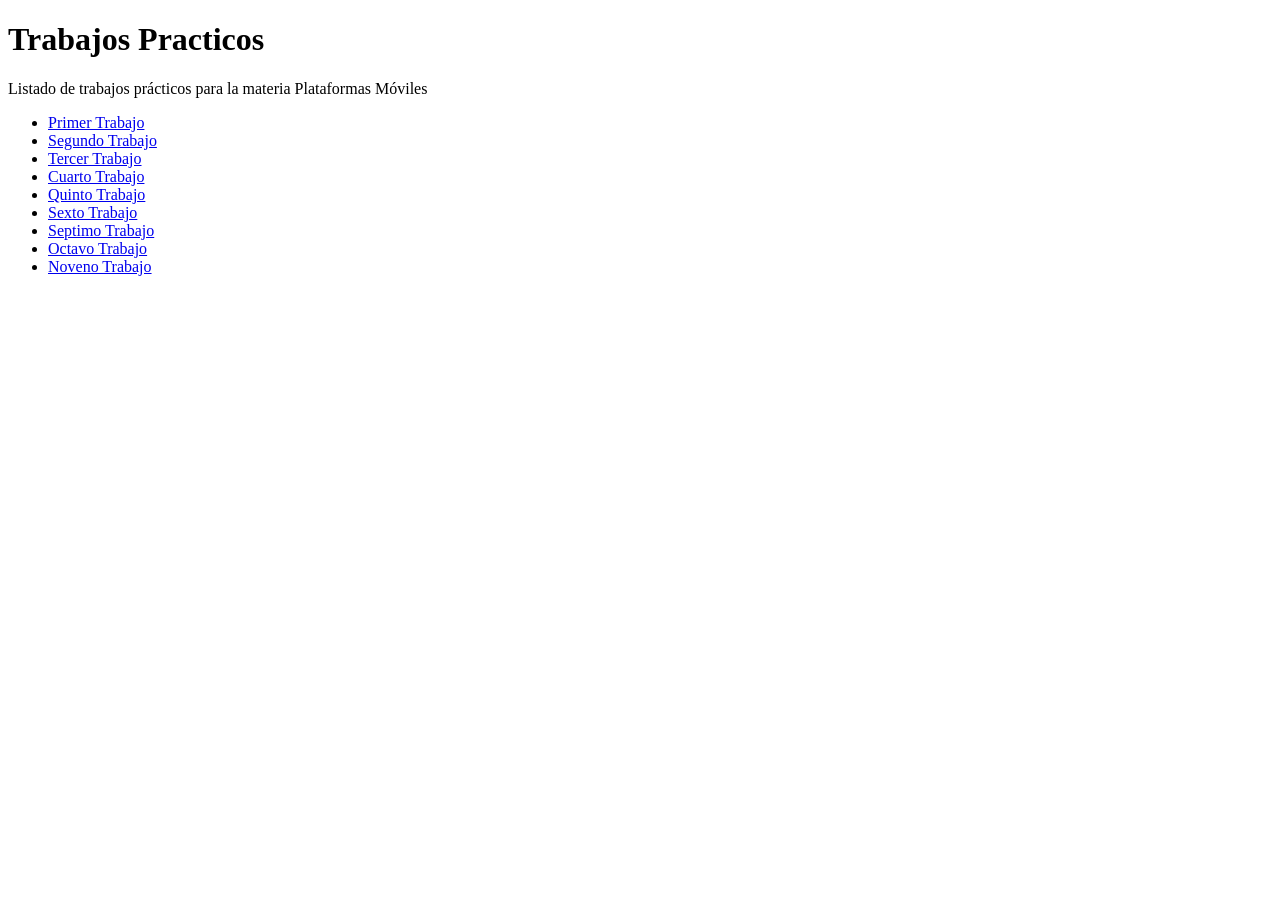
<file: index.html>
<!DOCTYPE html>
<html lang="en">
<head>
    <meta charset="UTF-8">
    <meta name="viewport" content="width=device-width, initial-scale=1.0">
    <title>Plataformas Moviles Entregas</title>
</head>
<body>
    <h1>Trabajos Practicos</h1>
     <p>Listado de trabajos prácticos para la materia Plataformas Móviles</p>
     <ul>
       <li><a href="tp-1/">Primer Trabajo</a></li>
       <li><a href="tp-2/">Segundo Trabajo</a></li>
       <li><a href="tp-3/">Tercer Trabajo</a></li>
       <li><a href="tp-4/">Cuarto Trabajo</a></li>
       <li><a href="tp-5/">Quinto Trabajo</a></li>
       <li><a href="tp-6/">Sexto Trabajo</a></li>
       <li><a href="tp-7/">Septimo Trabajo</a></li>
       <li><a href="tp-8/">Octavo Trabajo</a></li>
       <li><a href="tp-9/">Noveno Trabajo</a></li>
</body>
</html>
</file>
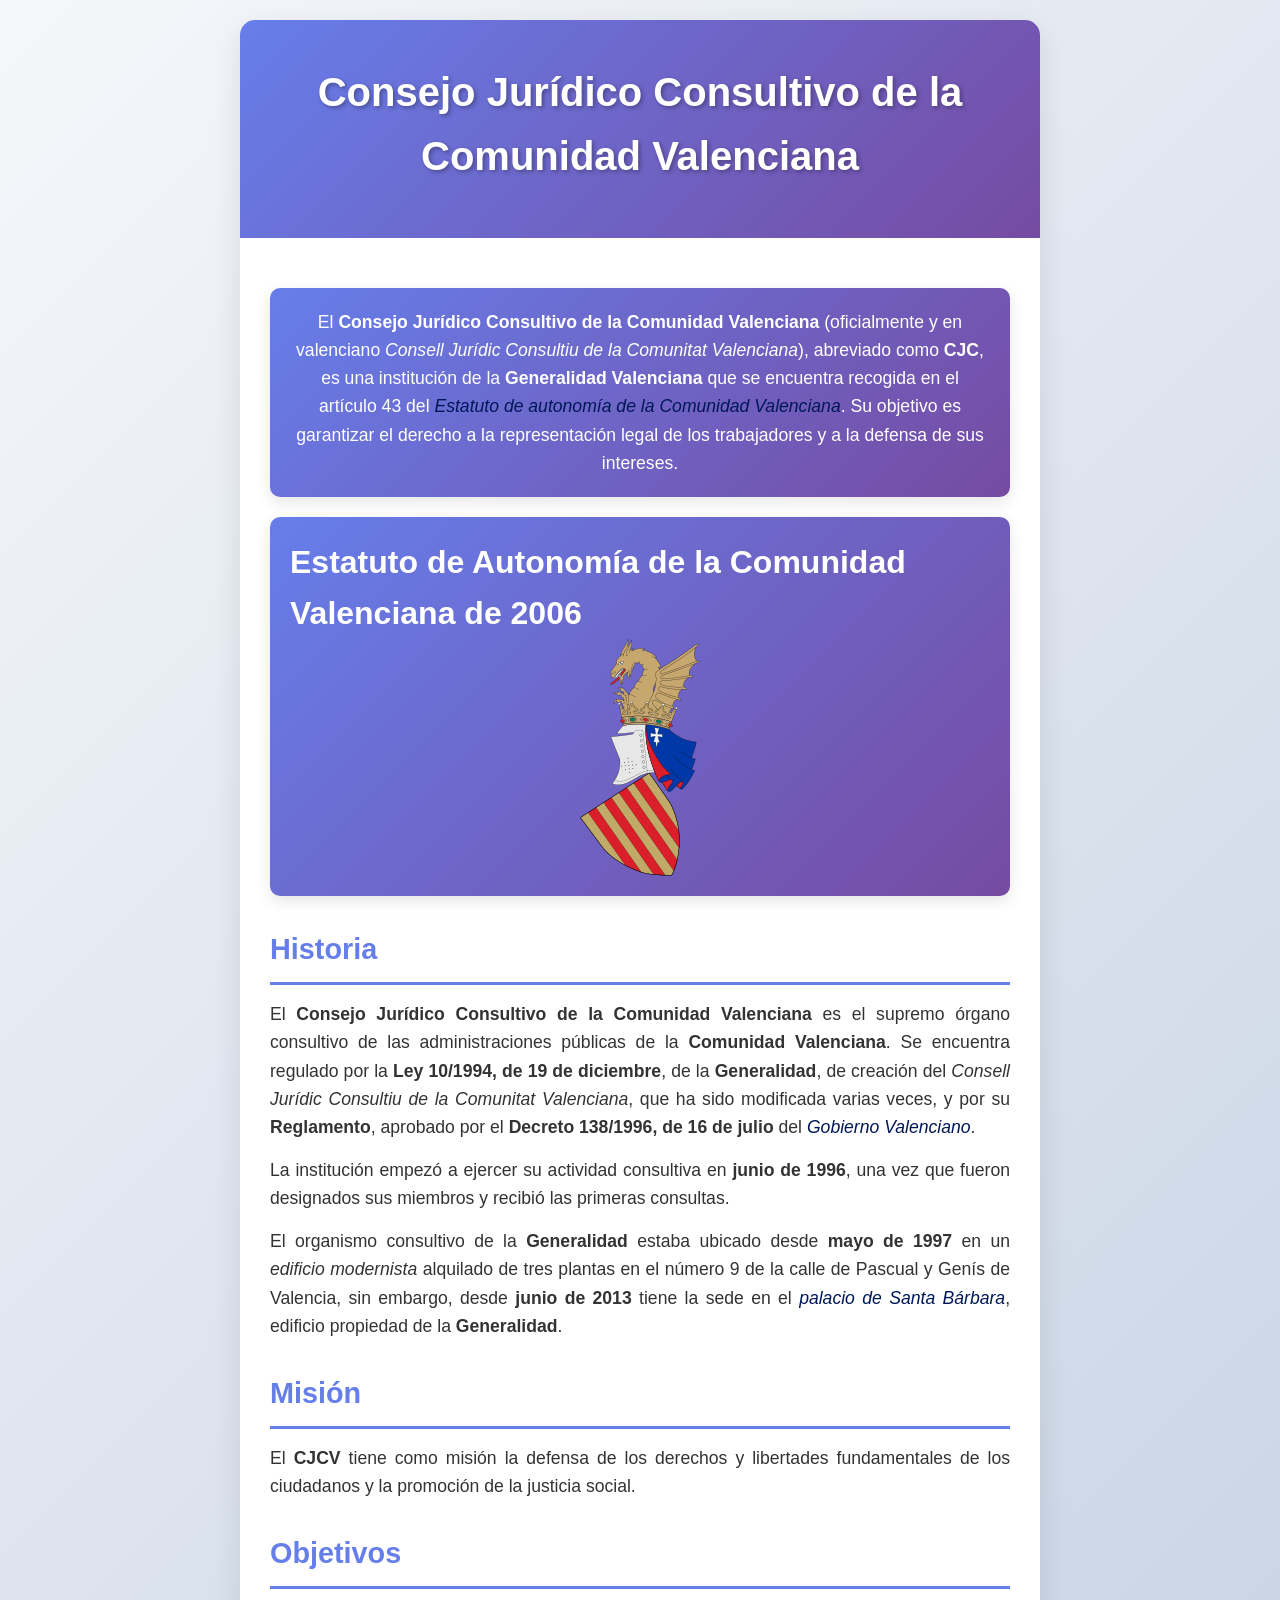
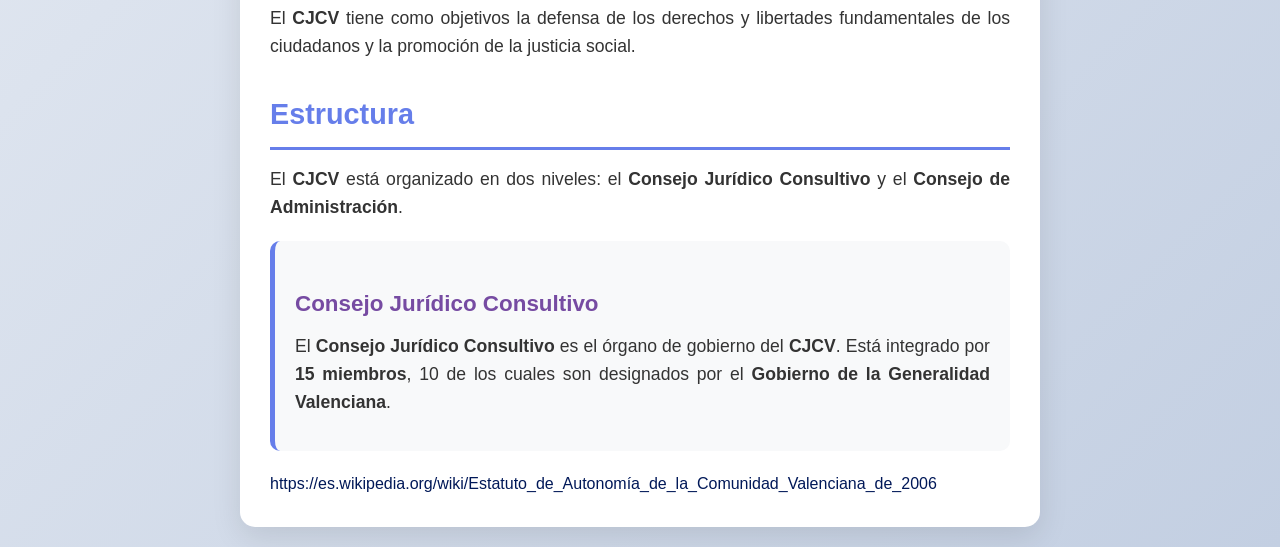
<file: tp-1/index.html>
<!DOCTYPE html>
<html lang="es">
<head>
    <meta charset="UTF-8">
    <meta name="viewport" content="width=device-width, initial-scale=1.0">
    <title>Consejo Jurídico Consultivo de la Comunidad Valenciana</title>
    <style>
        * {
            margin: 0;
            padding: 0;
            box-sizing: border-box;
        }

        body {
            font-family: 'Segoe UI', Tahoma, Geneva, Verdana, sans-serif;
            line-height: 1.6;
            color: #333;
            background: linear-gradient(135deg, #f5f7fa 0%, #c3cfe2 100%);
            min-height: 100vh;
            padding: 20px;
        }

        .container {
            max-width: 800px;
            margin: 0 auto;
            background: white;
            border-radius: 15px;
            box-shadow: 0 10px 30px rgba(0, 0, 0, 0.1);
            overflow: hidden;
        }

        .header {
            background: linear-gradient(135deg, #667eea 0%, #764ba2 100%);
            color: white;
            padding: 40px 30px;
            text-align: center;
        }

        .header h1 {
            font-size: 2.5rem;
            margin-bottom: 10px;
            text-shadow: 2px 2px 4px rgba(0, 0, 0, 0.3);
        }

        .content {
            padding: 30px;
        }

        h2 {
            color: #667eea;
            font-size: 1.8rem;
            margin: 30px 0 15px 0;
            border-bottom: 3px solid #667eea;
            padding-bottom: 10px;
        }

        h3 {
            color: #764ba2;
            font-size: 1.4rem;
            margin: 25px 0 10px 0;
        }

        p {
            margin-bottom: 15px;
            text-align: justify;
            font-size: 1.1rem;
        }
        a {
            color: #001858;
            text-decoration: none;
        }
        a:hover {
            text-decoration: underline;
        }

        .highlight {
            background: linear-gradient(135deg, #667eea 0%, #764ba2 100%);
            color: white;
            padding: 20px;
            border-radius: 10px;
            margin: 20px 0;
            box-shadow: 0 5px 15px rgba(0, 0, 0, 0.1);
        }

        .highlight p {
            margin: 0;
            text-align: center;
            font-weight: 500;
        }

        .structure-section {
            background: #f8f9fa;
            padding: 20px;
            border-radius: 10px;
            margin: 20px 0;
            border-left: 5px solid #667eea;
        }
        .shield {
            border-radius: 10px;
            display: block;
            margin: 0 auto;
            max-width: 100%;
            height: auto;
        }

        
    </style>
</head>
<body>
    <div class="container">
        <div class="header">
            <h1>Consejo Jurídico Consultivo de la Comunidad Valenciana</h1>
        </div>
        
        <div class="content">
            <div class="highlight">
                <p>El <strong>Consejo Jurídico Consultivo de la Comunidad Valenciana</strong> (oficialmente y en valenciano <em>Consell Jurídic Consultiu de la Comunitat Valenciana</em>), abreviado como <strong>CJC</strong>, es una institución de la <strong>Generalidad Valenciana</strong> que se encuentra recogida en el artículo 43 del <a href="https://es.wikipedia.org/wiki/Estatuto_de_Autonomía_de_la_Comunidad_Valenciana_de_2006"><em>Estatuto de autonomía de la Comunidad Valenciana</em></a>. Su objetivo es garantizar el derecho a la representación legal de los trabajadores y a la defensa de sus intereses.</p>
            </div>
            <div class="highlight">
                <h1>Estatuto de Autonomía de la Comunidad Valenciana de 2006
                </h1>
                <img class="shield" src="shield.png" alt="Estatuto de Autonomía de la Comunidad Valenciana de 2006">
            </div>
            <h2>Historia</h2>
            <p>El <strong>Consejo Jurídico Consultivo de la Comunidad Valenciana</strong> es el supremo órgano consultivo de las administraciones públicas de la <strong>Comunidad Valenciana</strong>. Se encuentra regulado por la <strong>Ley 10/1994, de 19 de diciembre</strong>, de la <strong>Generalidad</strong>, de creación del <em>Consell Jurídic Consultiu de la Comunitat Valenciana</em>, que ha sido modificada varias veces, y por su <strong>Reglamento</strong>, aprobado por el <strong>Decreto 138/1996, de 16 de julio</strong> del <a href="#"><em>Gobierno Valenciano</em></a>.</p>

            <p>La institución empezó a ejercer su actividad consultiva en <strong>junio de 1996</strong>, una vez que fueron designados sus miembros y recibió las primeras consultas.</p>

            <p>El organismo consultivo de la <strong>Generalidad</strong> estaba ubicado desde <strong>mayo de 1997</strong> en un <em>edificio modernista</em> alquilado de tres plantas en el número 9 de la calle de Pascual y Genís de Valencia, sin embargo, desde <strong>junio de 2013</strong> tiene la sede en el <a href="#"><em>palacio de Santa Bárbara</em></a>, edificio propiedad de la <strong>Generalidad</strong>.</p>

            <h2>Misión</h2>
            <p>El <strong>CJCV</strong> tiene como misión la defensa de los derechos y libertades fundamentales de los ciudadanos y la promoción de la justicia social.</p>

            <h2>Objetivos</h2>  
            <p>El <strong>CJCV</strong> tiene como objetivos la defensa de los derechos y libertades fundamentales de los ciudadanos y la promoción de la justicia social.</p>

            <h2>Estructura</h2>
            <p>El <strong>CJCV</strong> está organizado en dos niveles: el <strong>Consejo Jurídico Consultivo</strong> y el <strong>Consejo de Administración</strong>.</p>
            
            <div class="structure-section">
                <h3>Consejo Jurídico Consultivo</h3>
                <p>El <strong>Consejo Jurídico Consultivo</strong> es el órgano de gobierno del <strong>CJCV</strong>. Está integrado por <strong>15 miembros</strong>, 10 de los cuales son designados por el <strong>Gobierno de la Generalidad Valenciana</strong>.</p>
            </div>
            <a href="https://es.wikipedia.org/wiki/Estatuto_de_Autonomía_de_la_Comunidad_Valenciana_de_2006">https://es.wikipedia.org/wiki/Estatuto_de_Autonomía_de_la_Comunidad_Valenciana_de_2006</a>

        </div>
        
    </div>
</body>
</html>
</file>
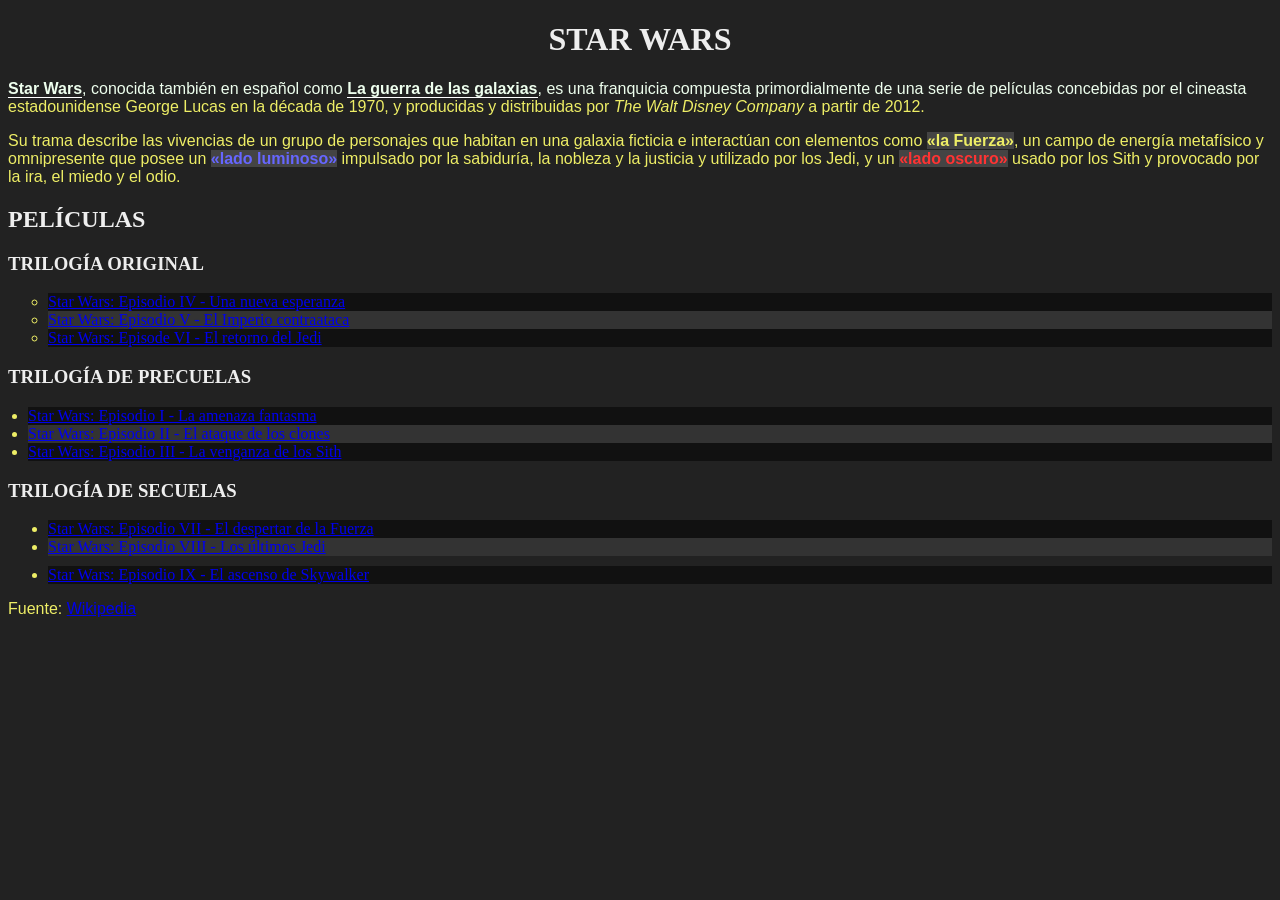
<file: tp-2/index.html>
<!DOCTYPE html>
<html>
<head>
    <meta charset="utf-8">
    <meta name="viewport" content="width=device-width, initial-scale=1">
    <title>TP2 - Selectores CSS</title>
    <link rel="stylesheet" href="style.css">
</head>
<body>
    <h1>Star Wars</h1>
    <p><strong>Star Wars</strong>, conocida también en español como <strong>La guerra de las galaxias</strong>, es una franquicia compuesta primordialmente de una serie de películas concebidas por el cineasta estadounidense George Lucas en la década de 1970, y producidas y distribuidas por <a>The Walt Disney Company</a> a partir de 2012.</p>
    <p>Su trama describe las vivencias de un grupo de personajes que habitan en una galaxia ficticia e interactúan con elementos como <span class="the-force">«la Fuerza»</span>, un campo de energía metafísico y omnipresente que posee un <span class="the-force light-side">«lado luminoso»</span> impulsado por la sabiduría, la nobleza y la justicia y utilizado por los Jedi, y un <span class="the-force dark-side">«lado oscuro»</span> usado por los Sith y provocado por la ira, el miedo y el odio.</p>
    <h2>Películas</h2>
    <h3>Trilogía Original</h3>
    <ul id="og-trilogy" class="movies-list">
        <li><a href="https://es.wikipedia.org/wiki/Star_Wars:_Episodio_IV_-_Una_nueva_esperanza">Star Wars: Episodio IV - Una nueva esperanza</a></li>
        <li><a href="https://es.wikipedia.org/wiki/Star_Wars:_Episodio_V_-_El_Imperio_contraataca">Star Wars: Episodio V - El Imperio contraataca</a></li>
        <li><a href="https://es.wikipedia.org/wiki/Star_Wars:_Episode_VI_-_Return_of_the_Jedi">Star Wars: Episode VI - El retorno del Jedi</a></li>
    </ul>
    <h3>Trilogía de precuelas</h3>
    <ul class="movies-list">
        <li><a href="https://es.wikipedia.org/wiki/Star_Wars:_Episodio_I_-_La_amenaza_fantasma">Star Wars: Episodio I - La amenaza fantasma</a></li>
        <li><a href="https://es.wikipedia.org/wiki/Star_Wars:_Episodio_II_-_El_ataque_de_los_clones">Star Wars: Episodio II - El ataque de los clones</a></li>
        <li><a href="https://es.wikipedia.org/wiki/Star_Wars:_Episodio_III_-_La_venganza_de_los_Sith">Star Wars: Episodio III - La venganza de los Sith</a></li>
    </ul>
    <h3>Trilogía de secuelas</h3>
    <ul class="movies-list">
        <li><a href="https://es.wikipedia.org/wiki/Star_Wars:_Episodio_VII_-_El_despertar_de_la_Fuerza">Star Wars: Episodio VII - El despertar de la Fuerza</a></li>
        <li><a href="https://es.wikipedia.org/wiki/Star_Wars:_Episodio_VIII_-_Los_últimos_Jedi">Star Wars: Episodio VIII - Los últimos Jedi</a></li>
        <li><a href="https://es.wikipedia.org/wiki/Star_Wars:_Episodio_IX_-_El_ascenso_de_Skywalker">Star Wars: Episodio IX - El ascenso de Skywalker</a></li>
    </ul>
    <p>Fuente: <a href="https://es.wikipedia.org/wiki/Star_Wars">Wikipedia</a></p>
</body>
</html>
</file>
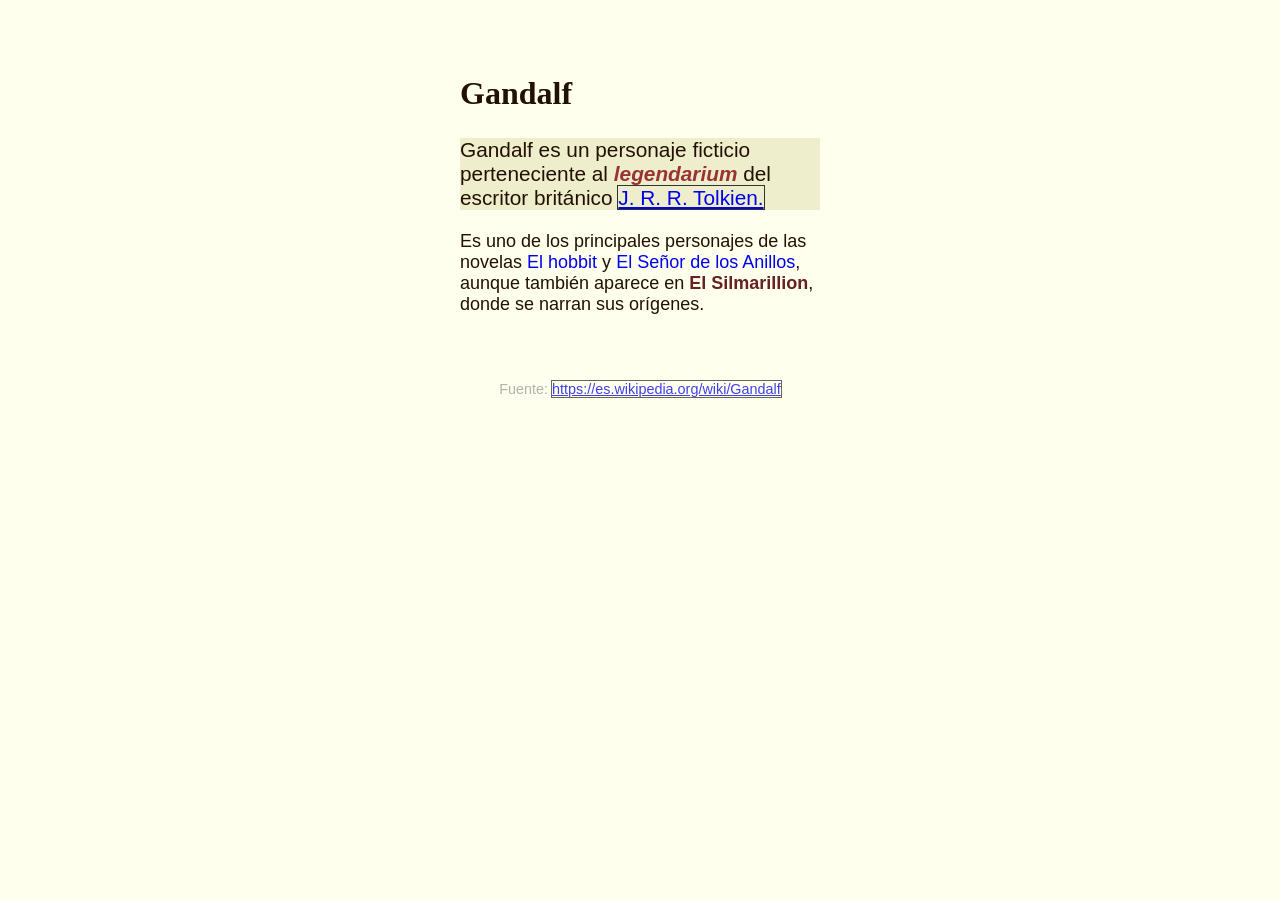
<file: tp-3/index.html>
<!DOCTYPE html>
<html lang="es">
<head>
	<meta charset="utf-8">
	<meta name="viewport" content="width=device-width, initial-scale=1">
	<title>TP3 - Especificidad CSS</title>
	<link rel="stylesheet" type="text/css" href="style.css">
	<style type="text/css">
		body {
			font-size: 18px;
			background-color: #ffe;
			color: #210;
		}

		#contenedor {
			max-width: 40ch;
			margin: 2rem auto;
			padding: 1rem;
		}

		h1 {
			font-size: 2rem;
			text-align: left;
		}

		p {
			font-family: sans-serif;
		}

		#primer-parrafo {
			font-size: 1.3rem;
			background-color: #eec;
		}

		p.importante em {
			font-weight: bold;
			color: #144;
		}

		p.novelas a {
			outline: none;
			text-decoration: none;
		}
		p.novelas a:hover {
			text-decoration: underline;
			background-color: #ccd;
		}

		body p.fuente.parrafo {
			color: #999 !important;
			font-size: 0.9rem;
			opacity: 75%;
			text-align: center;
		}

	</style>
</head>
<body>
	<article id="contenedor">
		<h1 class="titulo">Gandalf</h1>
		
		<p id="primer-parrafo" class="importante parrafo">
			Gandalf es un personaje ficticio perteneciente al <em>legendarium</em> del escritor británico <a href="https://es.wikipedia.org/wiki/J._R._R._Tolkien">J. R. R. Tolkien.</a>
		</p>
		
		<p class="novelas parrafo">
			Es uno de los principales personajes de las novelas <a href="https://es.wikipedia.org/wiki/El_hobbit">El hobbit</a> y <a href="https://es.wikipedia.org/wiki/El_Señor_de_los_Anillos">El Señor de los Anillos</a>, aunque también aparece en <span class="complicado" style="color: #622">El Silmarillion</span>, donde se narran sus orígenes.
		</p>
	</article>

	<p class="fuente parrafo">
		Fuente: <a href="https://es.wikipedia.org/wiki/Gandalf">https://es.wikipedia.org/wiki/Gandalf</a>
	</p>
</body>
</html>
</file>
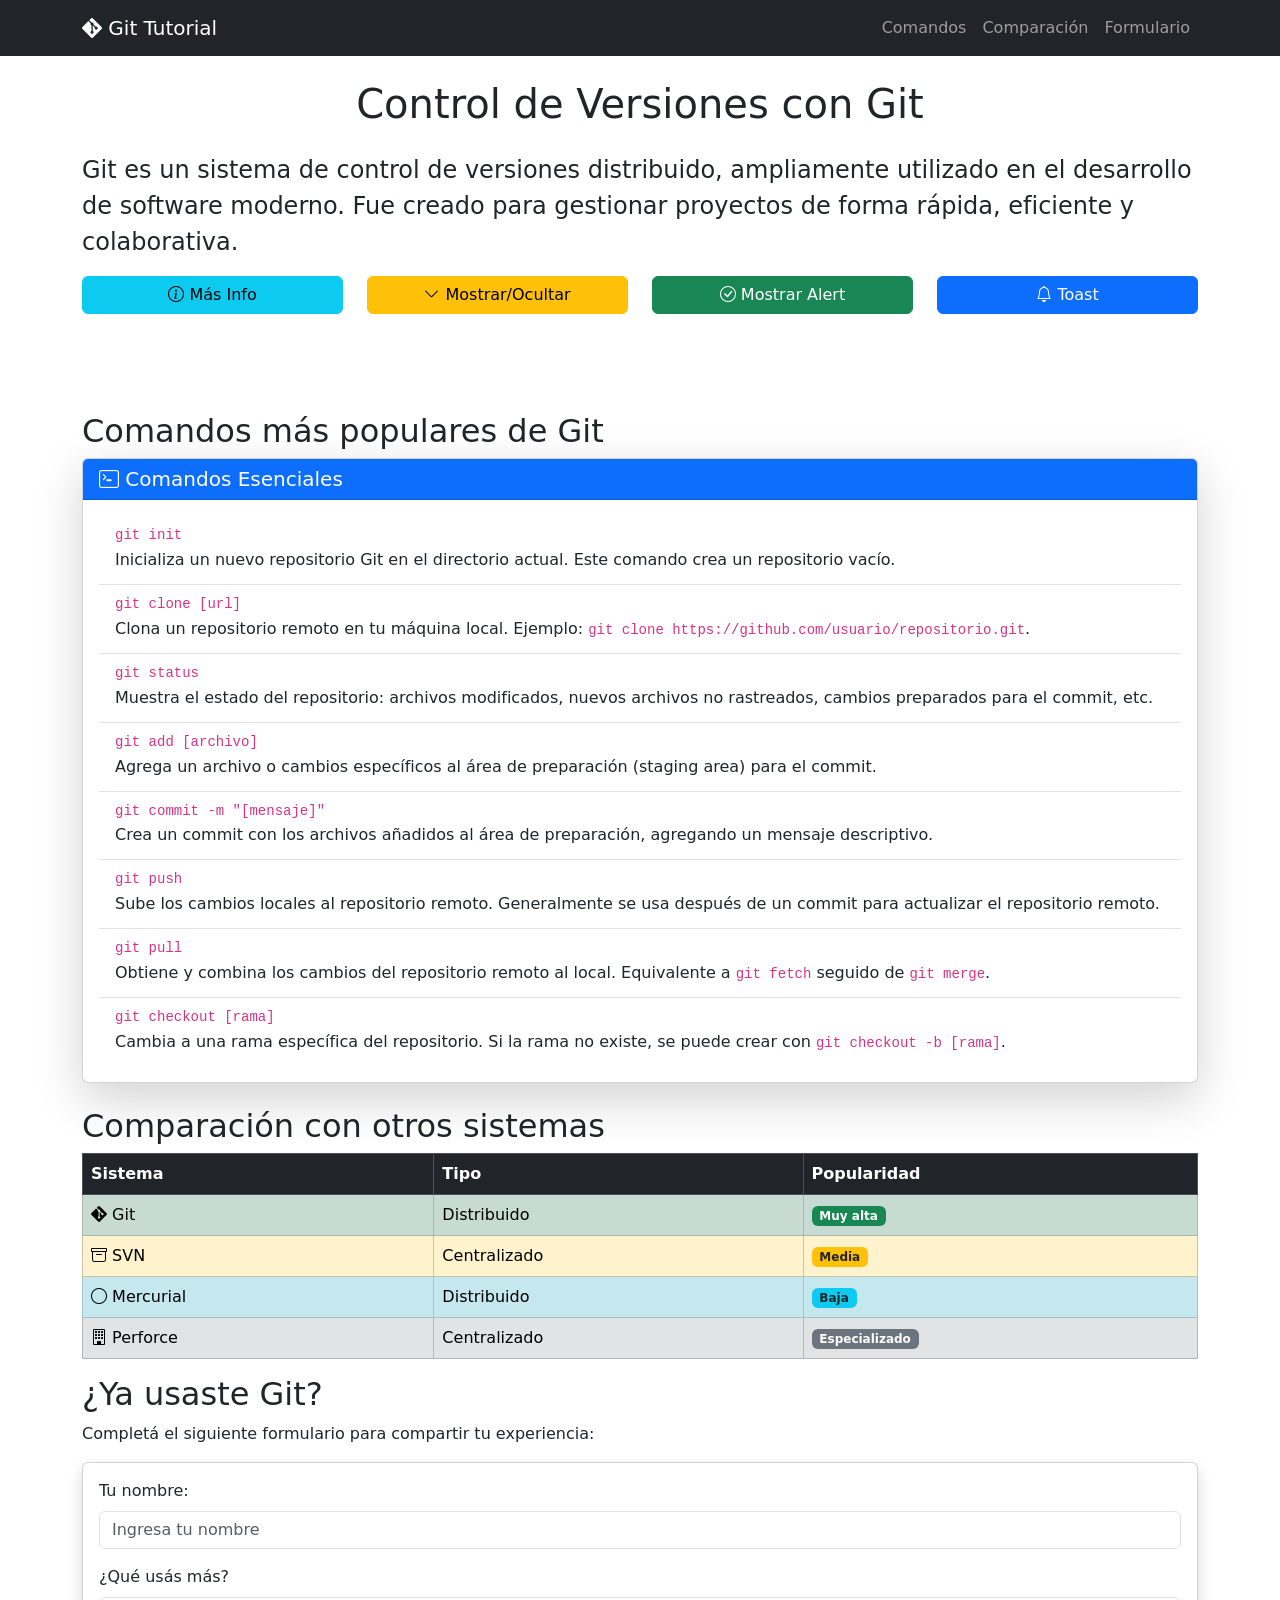
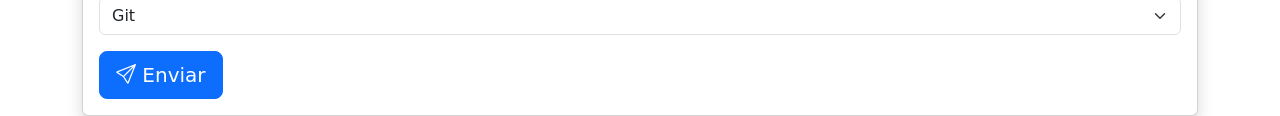
<file: tp-5/index.html>
<!DOCTYPE html>
<html lang="es">
<head>
    <meta charset="UTF-8">
    <meta name="viewport" content="width=device-width, initial-scale=1.0">
    <title>Control de Versiones con Git</title>
    <link href="node_modules/bootstrap/dist/css/bootstrap.min.css" rel="stylesheet">
    <link rel="stylesheet" href="https://cdn.jsdelivr.net/npm/bootstrap-icons@1.11.1/font/bootstrap-icons.css">
</head>
<body>
    <nav class="navbar navbar-expand-lg navbar-dark bg-dark">
        <div class="container">
            <a class="navbar-brand" href="#">
                <i class="bi bi-git"></i> Git Tutorial
            </a>
            <button class="navbar-toggler" type="button" data-bs-toggle="collapse" data-bs-target="#navbarNav">
                <span class="navbar-toggler-icon"></span>
            </button>
            <div class="collapse navbar-collapse" id="navbarNav">
                <ul class="navbar-nav ms-auto">
                    <li class="nav-item">
                        <a class="nav-link" href="#comandos">Comandos</a>
                    </li>
                    <li class="nav-item">
                        <a class="nav-link" href="#comparacion">Comparación</a>
                    </li>
                    <li class="nav-item">
                        <a class="nav-link" href="#formulario">Formulario</a>
                    </li>
                </ul>
            </div>
        </div>
    </nav>

    <div class="container mt-4">
        <h1 class="text-center mb-4">Control de Versiones con Git</h1>

        <p class="lead fs-4"><strong>Git</strong> es un sistema de control de versiones distribuido, ampliamente utilizado en el desarrollo de
            software moderno. Fue creado para gestionar proyectos de forma rápida, eficiente y colaborativa.</p>

        <div class="row mb-4">
            <div class="col-md-3">
                <button class="btn btn-info w-100" data-bs-toggle="modal" data-bs-target="#infoModal">
                    <i class="bi bi-info-circle"></i> Más Info
                </button>
            </div>
            <div class="col-md-3">
                <button class="btn btn-warning w-100" data-bs-toggle="collapse" data-bs-target="#collapseInfo">
                    <i class="bi bi-chevron-down"></i> Mostrar/Ocultar
                </button>
            </div>
            <div class="col-md-3">
                <button class="btn btn-success w-100" onclick="showAlert()">
                    <i class="bi bi-check-circle"></i> Mostrar Alert
                </button>
            </div>
            <div class="col-md-3">
                <button class="btn btn-primary w-100" onclick="showToast()">
                    <i class="bi bi-bell"></i> Toast
                </button>
            </div>
        </div>

        <div class="collapse mb-4" id="collapseInfo">
            <div class="card card-body bg-light">
                <h5><i class="bi bi-lightbulb"></i> ¿Sabías que?</h5>
                <p>Git fue creado por Linus Torvalds en 2005 para el desarrollo del kernel de Linux. Su nombre significa "tonto" en inglés británico.</p>
            </div>
        </div>

        <div class="alert alert-success alert-dismissible fade" role="alert" id="successAlert">
            <i class="bi bi-check-circle"></i> ¡Excelente! Has completado el tutorial de Git.
            <button type="button" class="btn-close" data-bs-dismiss="alert"></button>
        </div>

        <div class="toast-container position-fixed bottom-0 end-0 p-3">
            <div id="liveToast" class="toast" role="alert">
                <div class="toast-header">
                    <i class="bi bi-git text-primary me-2"></i>
                    <strong class="me-auto">Git Notificación</strong>
                    <small>Ahora</small>
                    <button type="button" class="btn-close" data-bs-dismiss="toast"></button>
                </div>
                <div class="toast-body">
                    ¡Bienvenido al mundo del control de versiones!
                </div>
            </div>
        </div>

        <div class="modal fade" id="infoModal" tabindex="-1">
            <div class="modal-dialog">
                <div class="modal-content">
                    <div class="modal-header">
                        <h5 class="modal-title">Información Adicional</h5>
                        <button type="button" class="btn-close" data-bs-dismiss="modal"></button>
                    </div>
                    <div class="modal-body">
                        <p>Git es fundamental en el desarrollo moderno. Permite:</p>
                        <ul>
                            <li>Control de versiones distribuido</li>
                            <li>Colaboración en equipo</li>
                            <li>Historial completo de cambios</li>
                            <li>Ramas para desarrollo paralelo</li>
                        </ul>
                    </div>
                    <div class="modal-footer">
                        <button type="button" class="btn btn-secondary" data-bs-dismiss="modal">Cerrar</button>
                    </div>
                </div>
            </div>
        </div>

        <h2 id="comandos">Comandos más populares de Git</h2>
        
        <div class="card shadow-lg mb-4">
            <div class="card-header bg-primary text-white">
                <h5 class="mb-0"><i class="bi bi-terminal"></i> Comandos Esenciales</h5>
            </div>
            <div class="card-body">
                <div class="list-group list-group-flush">
                    <div class="list-group-item">
                        <div class="d-flex w-100 justify-content-between">
                            <h6 class="mb-1"><code>git init</code></h6>
                        </div>
                        <p class="mb-1">Inicializa un nuevo repositorio Git en el directorio actual. Este comando crea un repositorio vacío.</p>
                    </div>
                    <div class="list-group-item">
                        <div class="d-flex w-100 justify-content-between">
                            <h6 class="mb-1"><code>git clone [url]</code></h6>
                        </div>
                        <p class="mb-1">Clona un repositorio remoto en tu máquina local. Ejemplo: <code>git clone https://github.com/usuario/repositorio.git</code>.</p>
                    </div>
                    <div class="list-group-item">
                        <div class="d-flex w-100 justify-content-between">
                            <h6 class="mb-1"><code>git status</code></h6>
                        </div>
                        <p class="mb-1">Muestra el estado del repositorio: archivos modificados, nuevos archivos no rastreados, cambios preparados para el commit, etc.</p>
                    </div>
                    <div class="list-group-item">
                        <div class="d-flex w-100 justify-content-between">
                            <h6 class="mb-1"><code>git add [archivo]</code></h6>
                        </div>
                        <p class="mb-1">Agrega un archivo o cambios específicos al área de preparación (staging area) para el commit.</p>
                    </div>
                    <div class="list-group-item">
                        <div class="d-flex w-100 justify-content-between">
                            <h6 class="mb-1"><code>git commit -m "[mensaje]"</code></h6>
                        </div>
                        <p class="mb-1">Crea un commit con los archivos añadidos al área de preparación, agregando un mensaje descriptivo.</p>
                    </div>
                    <div class="list-group-item">
                        <div class="d-flex w-100 justify-content-between">
                            <h6 class="mb-1"><code>git push</code></h6>
                        </div>
                        <p class="mb-1">Sube los cambios locales al repositorio remoto. Generalmente se usa después de un commit para actualizar el repositorio remoto.</p>
                    </div>
                    <div class="list-group-item">
                        <div class="d-flex w-100 justify-content-between">
                            <h6 class="mb-1"><code>git pull</code></h6>
                        </div>
                        <p class="mb-1">Obtiene y combina los cambios del repositorio remoto al local. Equivalente a <code>git fetch</code> seguido de <code>git merge</code>.</p>
                    </div>
                    <div class="list-group-item">
                        <div class="d-flex w-100 justify-content-between">
                            <h6 class="mb-1"><code>git checkout [rama]</code></h6>
                        </div>
                        <p class="mb-1">Cambia a una rama específica del repositorio. Si la rama no existe, se puede crear con <code>git checkout -b [rama]</code>.</p>
                    </div>
                </div>
            </div>
        </div>

        <h2 id="comparacion">Comparación con otros sistemas</h2>
        
        <div class="table-responsive">
            <table class="table table-striped table-hover table-bordered">
                <thead class="table-dark">
                    <tr>
                        <th>Sistema</th>
                        <th>Tipo</th>
                        <th>Popularidad</th>
                    </tr>
                </thead>
                <tbody>
                    <tr class="table-success">
                        <td><i class="bi bi-git"></i> Git</td>
                        <td>Distribuido</td>
                        <td><span class="badge bg-success">Muy alta</span></td>
                    </tr>
                    <tr class="table-warning">
                        <td><i class="bi bi-archive"></i> SVN</td>
                        <td>Centralizado</td>
                        <td><span class="badge bg-warning text-dark">Media</span></td>
                    </tr>
                    <tr class="table-info">
                        <td><i class="bi bi-circle"></i> Mercurial</td>
                        <td>Distribuido</td>
                        <td><span class="badge bg-info text-dark">Baja</span></td>
                    </tr>
                    <tr class="table-secondary">
                        <td><i class="bi bi-building"></i> Perforce</td>
                        <td>Centralizado</td>
                        <td><span class="badge bg-secondary">Especializado</span></td>
                    </tr>
                </tbody>
            </table>
        </div>

        <h2 id="formulario">¿Ya usaste Git?</h2>
        <p>Completá el siguiente formulario para compartir tu experiencia:</p>

        <div class="card shadow">
            <div class="card-body">
                <form class="form">
                    <div class="mb-3">
                        <label for="nombre" class="form-label">Tu nombre:</label>
                        <input type="text" id="nombre" name="nombre" class="form-control" placeholder="Ingresa tu nombre">
                    </div>

                    <div class="mb-3">
                        <label for="experiencia" class="form-label">¿Qué usás más?</label>
                        <select id="experiencia" name="experiencia" class="form-select">
                            <option value="git">Git</option>
                            <option value="github">Git + GitHub</option>
                            <option value="otro">Otro sistema</option>
                            <option value="ninguno">Todavía no uso ninguno</option>
                        </select>
                    </div>

                    <button type="submit" class="btn btn-primary btn-lg">
                        <i class="bi bi-send"></i> Enviar
                    </button>
                </form>
            </div>
        </div>
    </div>

    <script src="node_modules/bootstrap/dist/js/bootstrap.bundle.min.js"></script>
    
    <script>
        function showAlert() {
            const alert = document.getElementById('successAlert');
            const bsAlert = new bootstrap.Alert(alert);
            alert.classList.add('show');
            setTimeout(() => {
                bsAlert.close();
            }, 3000);
        }

        function showToast() {
            const toastEl = document.getElementById('liveToast');
            const toast = new bootstrap.Toast(toastEl);
            toast.show();
        }

        document.querySelector('form').addEventListener('submit', function(e) {
            e.preventDefault();
            showToast();
            this.reset();
        });
    </script>
</body>
</html>
</file>
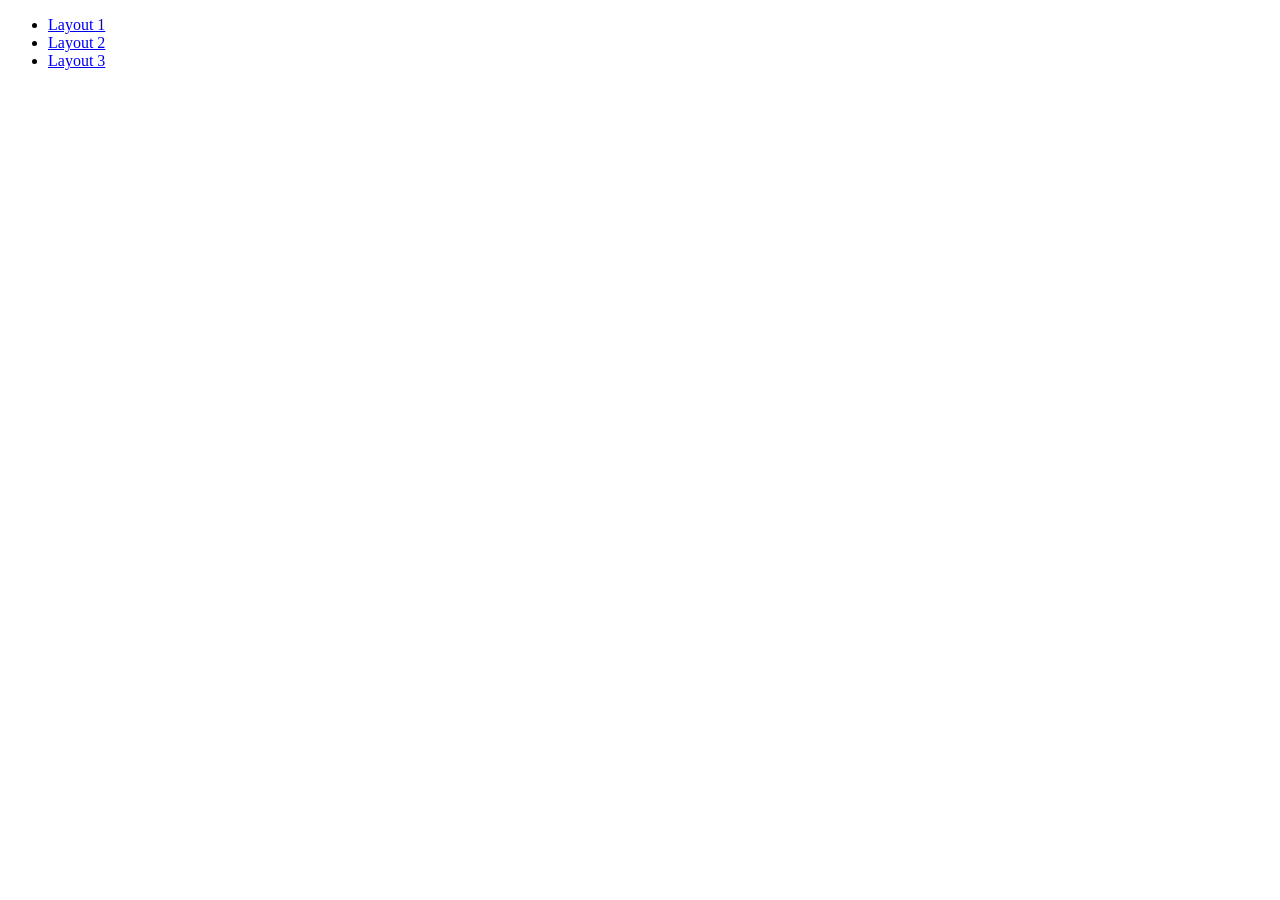
<file: tp-6/index.html>
<!DOCTYPE html>
<html lang="es">
<head>
    <meta charset="UTF-8">
    <meta http-equiv="X-UA-Compatible" content="IE=edge">
    <meta name="viewport" content="width=device-width, initial-scale=1.0">
    <title>Indice</title>
</head>
<body>
    <ul>
        <li>
            <a href="layout-1.html">Layout 1</a>
        </li>
        <li>
            <a href="layout-2.html">Layout 2</a>
        </li>
        <li>
            <a href="layout-3.html">Layout 3</a>
        </li>
    </ul>
    
</body>
</html>
</file>
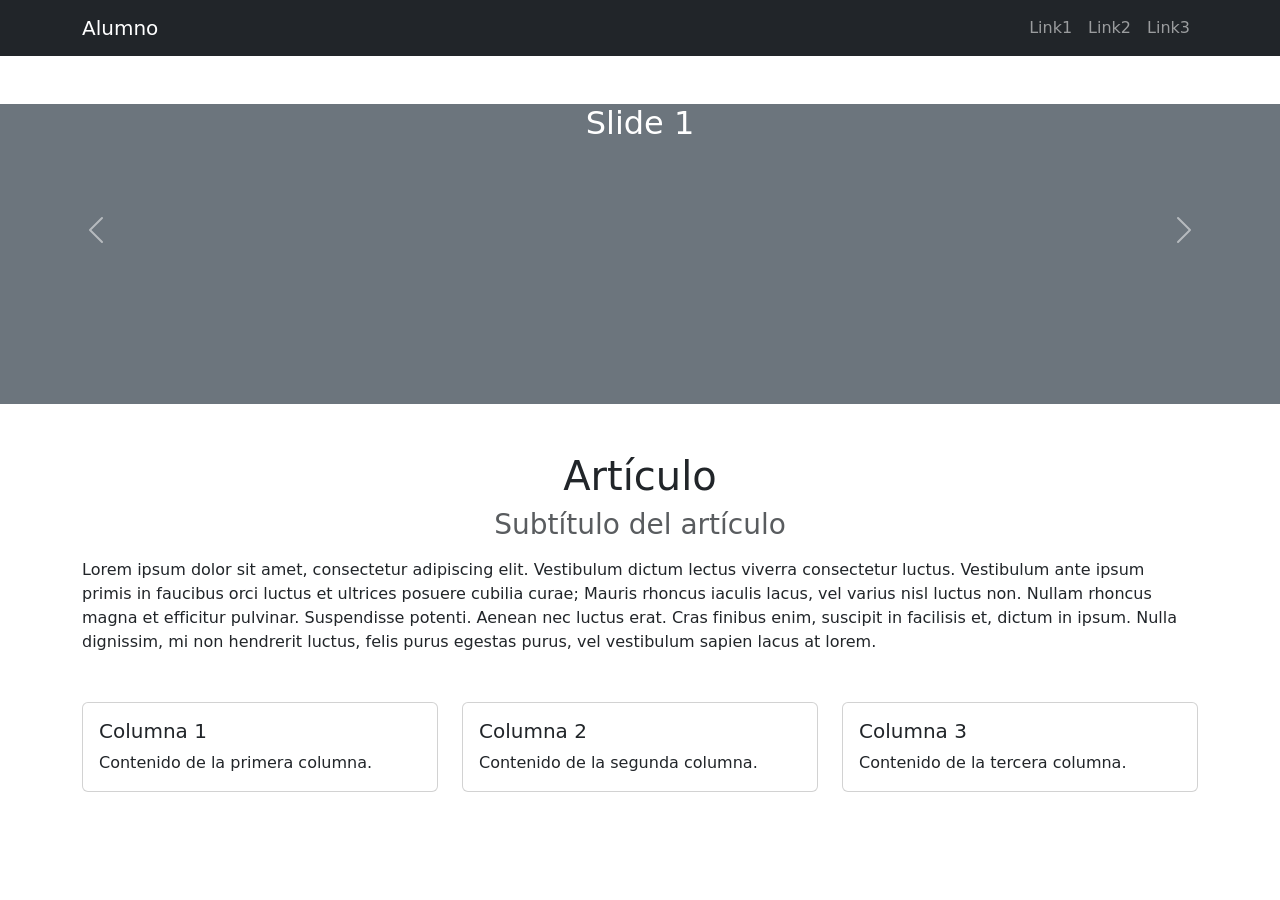
<file: tp-7/index.html>
<!DOCTYPE html>
<html lang="es">
<head>
  <meta charset="UTF-8">
  <meta name="viewport" content="width=device-width, initial-scale=1.0">
  <title>TP-7 | Bootstrap Layout</title>
  <link href="https://cdn.jsdelivr.net/npm/bootstrap@5.3.3/dist/css/bootstrap.min.css" rel="stylesheet">
</head>
<body>

  <!-- Navbar -->
  <nav class="navbar navbar-expand-lg navbar-dark bg-dark">
    <div class="container">
      <a class="navbar-brand" href="#">Alumno</a>
      <button class="navbar-toggler" type="button" data-bs-toggle="collapse" data-bs-target="#navbarNav">
        <span class="navbar-toggler-icon"></span>
      </button>
      <div class="collapse navbar-collapse justify-content-end" id="navbarNav">
        <ul class="navbar-nav">
          <li class="nav-item"><a class="nav-link" href="#">Link1</a></li>
          <li class="nav-item"><a class="nav-link" href="#">Link2</a></li>
          <li class="nav-item"><a class="nav-link" href="#">Link3</a></li>
        </ul>
      </div>
    </div>
  </nav>

  <!-- Carousel -->
  <div id="carouselExample" class="carousel slide" data-bs-ride="carousel">
    <div class="carousel-inner">
      <div class="carousel-item active">
        <div class="d-block w-100 bg-secondary text-white text-center" style="height:300px;">
          <h2 class="mt-5">Slide 1</h2>
        </div>
      </div>
      <div class="carousel-item">
        <div class="d-block w-100 bg-dark text-white text-center" style="height:300px;">
          <h2 class="mt-5">Slide 2</h2>
        </div>
      </div>
      <div class="carousel-item">
        <div class="d-block w-100 bg-primary text-white text-center" style="height:300px;">
          <h2 class="mt-5">Slide 3</h2>
        </div>
      </div>
    </div>
    <button class="carousel-control-prev" type="button" data-bs-target="#carouselExample" data-bs-slide="prev">
      <span class="carousel-control-prev-icon"></span>
    </button>
    <button class="carousel-control-next" type="button" data-bs-target="#carouselExample" data-bs-slide="next">
      <span class="carousel-control-next-icon"></span>
    </button>
  </div>

  <!-- Artículo -->
  <div class="container my-5">
    <div class="text-center">
      <h1>Artículo</h1>
      <h3 class="text-muted">Subtítulo del artículo</h3>
    </div>
    <p class="mt-3">
      Lorem ipsum dolor sit amet, consectetur adipiscing elit. Vestibulum dictum lectus viverra
      consectetur luctus. Vestibulum ante ipsum primis in faucibus orci luctus et ultrices posuere
      cubilia curae; Mauris rhoncus iaculis lacus, vel varius nisl luctus non. Nullam rhoncus magna
      et efficitur pulvinar. Suspendisse potenti. Aenean nec luctus erat. Cras finibus enim, suscipit
      in facilisis et, dictum in ipsum. Nulla dignissim, mi non hendrerit luctus, felis purus egestas
      purus, vel vestibulum sapien lacus at lorem.
    </p>
  </div>

  <!-- Tres columnas -->
  <div class="container my-5">
    <div class="row">
      <div class="col-md-4 mb-3">
        <div class="card h-100">
          <div class="card-body">
            <h5 class="card-title">Columna 1</h5>
            <p class="card-text">Contenido de la primera columna.</p>
          </div>
        </div>
      </div>
      <div class="col-md-4 mb-3">
        <div class="card h-100">
          <div class="card-body">
            <h5 class="card-title">Columna 2</h5>
            <p class="card-text">Contenido de la segunda columna.</p>
          </div>
        </div>
      </div>
      <div class="col-md-4 mb-3">
        <div class="card h-100">
          <div class="card-body">
            <h5 class="card-title">Columna 3</h5>
            <p class="card-text">Contenido de la tercera columna.</p>
          </div>
        </div>
      </div>
    </div>
  </div>

  <script src="https://cdn.jsdelivr.net/npm/bootstrap@5.3.3/dist/js/bootstrap.bundle.min.js"></script>
</body>
</html>
</file>
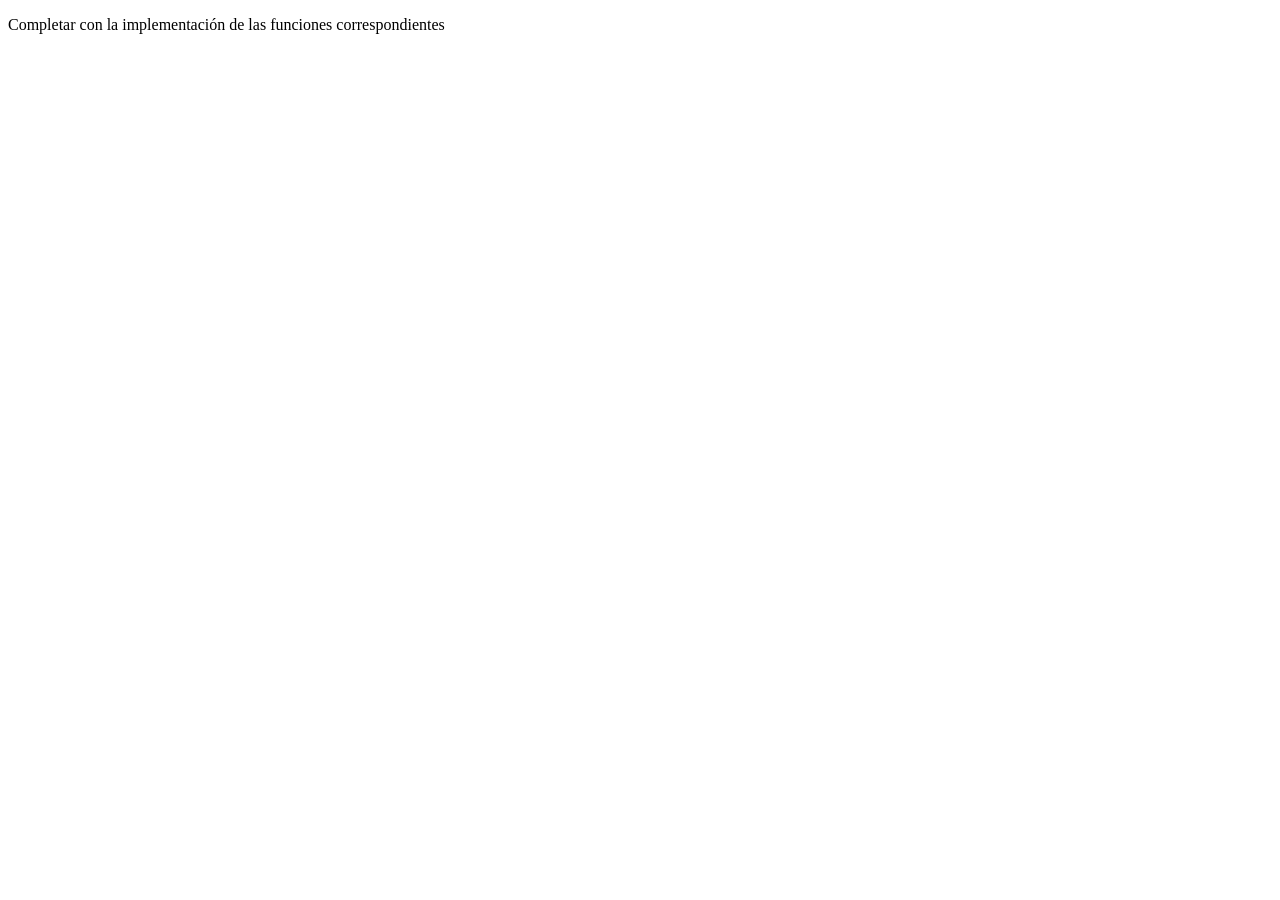
<file: tp-8/index.html>
<!DOCTYPE html>
<html>
<head>
	<meta charset="utf-8">
	<meta name="viewport" content="width=device-width, initial-scale=1">
	<title>TP-7: Funciones en JavaScript</title>
</head>
<body>
<p>Completar con la implementación de las funciones correspondientes</p>
<script type="text/javascript">
// Numeros

// 1- Implementar una función "suma" que retorne la suma de 2 numeros
// ejemplo: suma(2,3) retorna 5
function suma(num1, num2) {
    return num1 + num2;
}

console.log("Resultados de suma():")
console.log(suma(2,3)); // 5
console.log(suma(4,4)); // 8
console.log(suma(-10,10)); // 0


// 2- Implementar una función "elevarAlCubo" que eleve al cubo un numero
// ejemplo: elevarAlCubo(3) retorna 27
const elevarAlCubo = function(num) {
    return num * num * num;
};

console.log("Resultados de elevarAlCubo():")
console.log(elevarAlCubo(3)); // 27
console.log(elevarAlCubo(99)); // 970299

// 3- Implementar una función "restoDivisionEntera" para devolver el resto de una división entera entre un dividendo y un divisor
// ejemplo: restoDivisionEntera(3,2) retorna 1
const restoDivisionEntera = (dividendo, divisor) => {
    return dividendo % divisor;
};

console.log("Resultados de restoDivisionEntera():")
console.log(restoDivisionEntera(1,3)); // 1
console.log(restoDivisionEntera(2,3)); // 2
console.log(restoDivisionEntera(3,3)); // 0
console.log(restoDivisionEntera(4,3)); // 1


// 4- Implementar una función "numeroPi" para devolver el numero PI
// ejemplo: numeroPi() retorna 3,14...
function numeroPi() {
    return Math.PI;
}

console.log("Resultado de numeroPi():")
console.log(numeroPi())


// 5- Implementar una función "numeroRandom" para devolver un número random (aleatorio)
// ejemplo: numeroRandom() retorna 0,123...
const numeroRandom = function() {
    return Math.random();
};

console.log("Resultados de numeroRandom():")
console.log(numeroRandom())
console.log(numeroRandom())
console.log(numeroRandom())


// 6- Implementar una función "numeroRandomDesdeHasta" para devolver un número random entre 2 valores recibidos como parámetros
// ejemplo: numeroRandomDesdeHasta(1,6) retorna 3
const numeroRandomDesdeHasta = (min, max) => {
    return Math.floor(Math.random() * (max - min + 1)) + min;
};

console.log("Resultados de numeroRandomDesdeHasta():")
console.log(numeroRandomDesdeHasta(1,6))
console.log(numeroRandomDesdeHasta(2,5))
console.log(numeroRandomDesdeHasta(3,4))


// 7- Implementar una función "esPar" que reciba un número como parámetro y devuelva verdadero si el número es par, o falso si es impar
// ejemplo: esPar(4) retorna true, esPar(5) retorna false
function esPar(numero) {
    return numero % 2 === 0;
}

console.log("Resultados de esPar():")
console.log(esPar(4)); // true
console.log(esPar(5)); // false
console.log(esPar(0)); // true
console.log(esPar(-2)); // true


// 8- Implementar una función "esPositivo" que reciba un número y devuelva true si el número es positivo, o false si es negativo o cero
// ejemplo: esPositivo(4) retorna true, esPositivo(-3) retorna false
const esPositivo = function(numero) {
    return numero > 0;
};

console.log("Resultados de esPositivo():")
console.log(esPositivo(4)); // true
console.log(esPositivo(-3)); // false
console.log(esPositivo(0)); // false

// 9- Implementar una función "clasificarNumero" que reciba un número y retorne un mensaje indicando si el número es par o impar, y si es positivo o negativo
// ejemplo: clasificarNumero(4) retorna "El número 4 es par y positivo."
// ejemplo: clasificarNumero(-3) retorna "El número -3 es impar y negativo."
const clasificarNumero = (numero) => {
    const parImpar = esPar(numero) ? "par" : "impar";
    const positivoNegativo = esPositivo(numero) ? "positivo" : "no positivo";
    return `El número ${numero} es ${parImpar} y ${positivoNegativo}.`;
};

console.log("Resultados de clasificarNumero():")
console.log(clasificarNumero(4)); // "El número 4 es par y positivo."
console.log(clasificarNumero(-3)); // "El número -3 es impar y negativo."
console.log(clasificarNumero(0)); // "El número 0 es par y no positivo."

// Cadenas de Caracteres

// 10- Implementar una función "transformarMayuscula" que transforme a mayúscula la cadena de caracteres recibida como parámetro
// ejemplo: transformarMayuscula("Plataformas Móviles") retorna "PLATAFORMAS MÓVILES"
function transformarMayuscula(cadena) {
    return cadena.toUpperCase();
}

console.log("Resultados de transformarMayuscula():")
console.log(transformarMayuscula("Plataformas Móviles"))
console.log(transformarMayuscula("hola mundo"))
console.log(transformarMayuscula("abc"))


// 11- Implementar una función "primeraLetra" que nos devuelva la inicial de la cadena de caracteres recibida como parámetro
// ejemplo: primeraLetra("Plataformas") retorna "P"
const primeraLetra = function(cadena) {
    return cadena.charAt(0);
};

console.log("Resultados de primeraLetra():")
console.log(primeraLetra("Plataformas Móviles"))
console.log(primeraLetra("hola mundo"))
console.log(primeraLetra("abc"))


// 12- Implementar una función "sinPrimeraLetra" que nos devuelva la cadena de caracteres recibida como parámetro sin la primera letra
// ejemplo: sinPrimeraLetra("Plataformas") retorna "lataformas"
const sinPrimeraLetra = (cadena) => {
    return cadena.substring(1);
};

console.log("Resultados de sinPrimeraLetra():")
console.log(sinPrimeraLetra("Plataformas Móviles"))
console.log(sinPrimeraLetra("hola mundo"))
console.log(sinPrimeraLetra("abc"))


// 13- Implementar una función "primeraLetraMayuscula" que devuelve la cadena de caracteres recibida, pero  con su primera letra en mayúscula
// ejemplo: primeraLetraMayuscula("plataformas") retorna "Plataformas"
function primeraLetraMayuscula(cadena) {
    return cadena.charAt(0).toUpperCase() + cadena.slice(1);
}

console.log("Resultados de primeraLetraMayuscula():")
console.log(primeraLetraMayuscula("plataformas móviles"))
console.log(primeraLetraMayuscula("hola mundo"))
console.log(primeraLetraMayuscula("abc"))


// 14- Implementar una función "terminaCon" que devuelve verdadero o falso si la palabra termina con la terminación recibida
// ejemplo: terminaCon("plataformas", "mas") retorna true
const terminaCon = function(palabra, terminacion) {
    return palabra.endsWith(terminacion);
};

console.log("Resultados de terminaCon():")
console.log(terminaCon("hola", "a")); // true
console.log(terminaCon("hola", "o")); // false
console.log(terminaCon("plataformas", "mas")); // true
console.log(terminaCon("plataformas", "más")); // false

// 15- Implementar una función "palabraInvertida" que devuelva la palabra invertida
// ejemplo: palabraInvertida("hola") retorna "aloh";
const palabraInvertida = (palabra) => {
    return palabra.split('').reverse().join('');
};

console.log("Resultados de palabraInvertida():")
console.log(palabraInvertida("plataformas móviles"))
console.log(palabraInvertida("hola mundo"))
console.log(palabraInvertida("abc"))

</script>
</body>
</html>
</file>
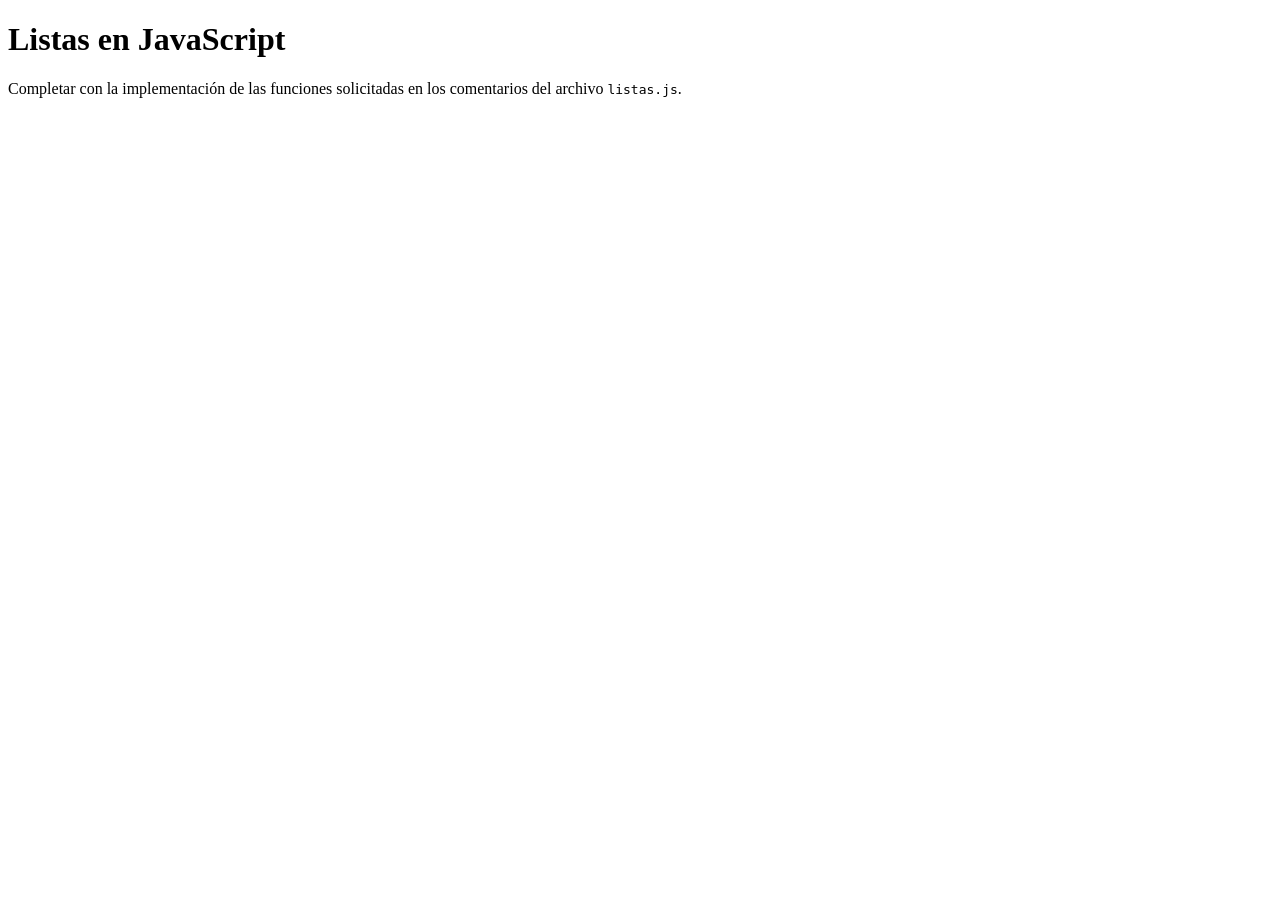
<file: tp-9/index.html>
<!DOCTYPE html>
<html>
<head>
	<meta charset="utf-8">
	<meta name="viewport" content="width=device-width, initial-scale=1">
	<title>Listas en JavaScript</title>
</head>
<body>
    <h1>Listas en JavaScript</h1>
    <p>Completar con la implementación de las funciones solicitadas en los comentarios del archivo <code>listas.js</code>.</p>
    <script src="listas.js"></script>
</body>
</html>
</file>
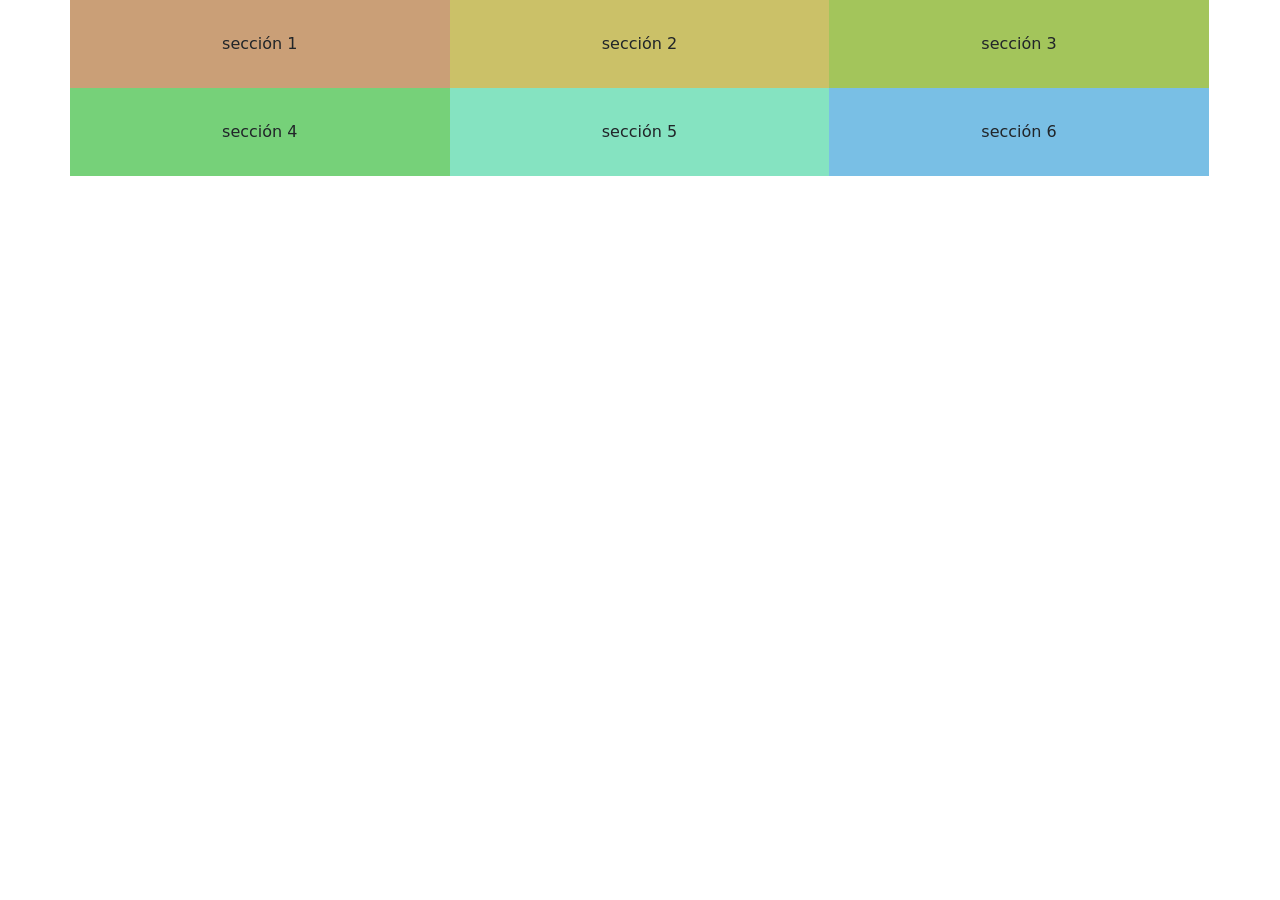
<file: tp-6/layout-1.html>
<!DOCTYPE html>
<html lang="es">
<head>
    <meta charset="UTF-8">
    <meta http-equiv="X-UA-Compatible" content="IE=edge">
    <meta name="viewport" content="width=device-width, initial-scale=1.0">
    <link href="https://cdn.jsdelivr.net/npm/bootstrap@5.3.8/dist/css/bootstrap.min.css" rel="stylesheet" integrity="sha384-sRIl4kxILFvY47J16cr9ZwB07vP4J8+LH7qKQnuqkuIAvNWLzeN8tE5YBujZqJLB" crossorigin="anonymous">
    <title>Layout N</title>
    <style>
        .content {padding: 2em 0.5em; text-align: center;}
        .s1 {background-color: #ca9f77;}
        .s2 {background-color: #cbc168;}
        .s3 {background-color: #a3c55b;}
        .s4 {background-color: #76d179;}
        .s5 {background-color: #85e3c1;}
        .s6 {background-color: #79bfe5;}

        .row {
            display: grid;
            grid-template-columns: 33.3% 33.3% 33.3%;
        }
        
        @media (max-width: 740px) {
        
            .row {
                display: grid;
                grid-template-columns: 50% 50%;
            }
        }

        @media (max-width: 200px) {
            .row {
                display: flex;
                flex-direction: column;
            }
        }

    </style>
</head>
<body>
    <div class="container-sm g-0">
        <div class="row g-0">
            <div class="col">
                <div class="content s1">sección 1</div>
            </div>
            <div class="col">
                <div class="content s2">sección 2</div>
            </div>
            <div class="col">
                <div class="content s3">sección 3</div>
            </div>
            <div class="col">
                <div class="content s4">sección 4</div>
            </div>
            <div class="col">
                <div class="content s5">sección 5</div>
            </div>
            <div class="col">
                <div class="content s6">sección 6</div>
            </div>
        </div>
    </div>
</body>
<script src="https://cdn.jsdelivr.net/npm/bootstrap@5.3.8/dist/js/bootstrap.bundle.min.js" integrity="sha384-FKyoEForCGlyvwx9Hj09JcYn3nv7wiPVlz7YYwJrWVcXK/BmnVDxM+D2scQbITxI" crossorigin="anonymous"></script>
</html>
</file>
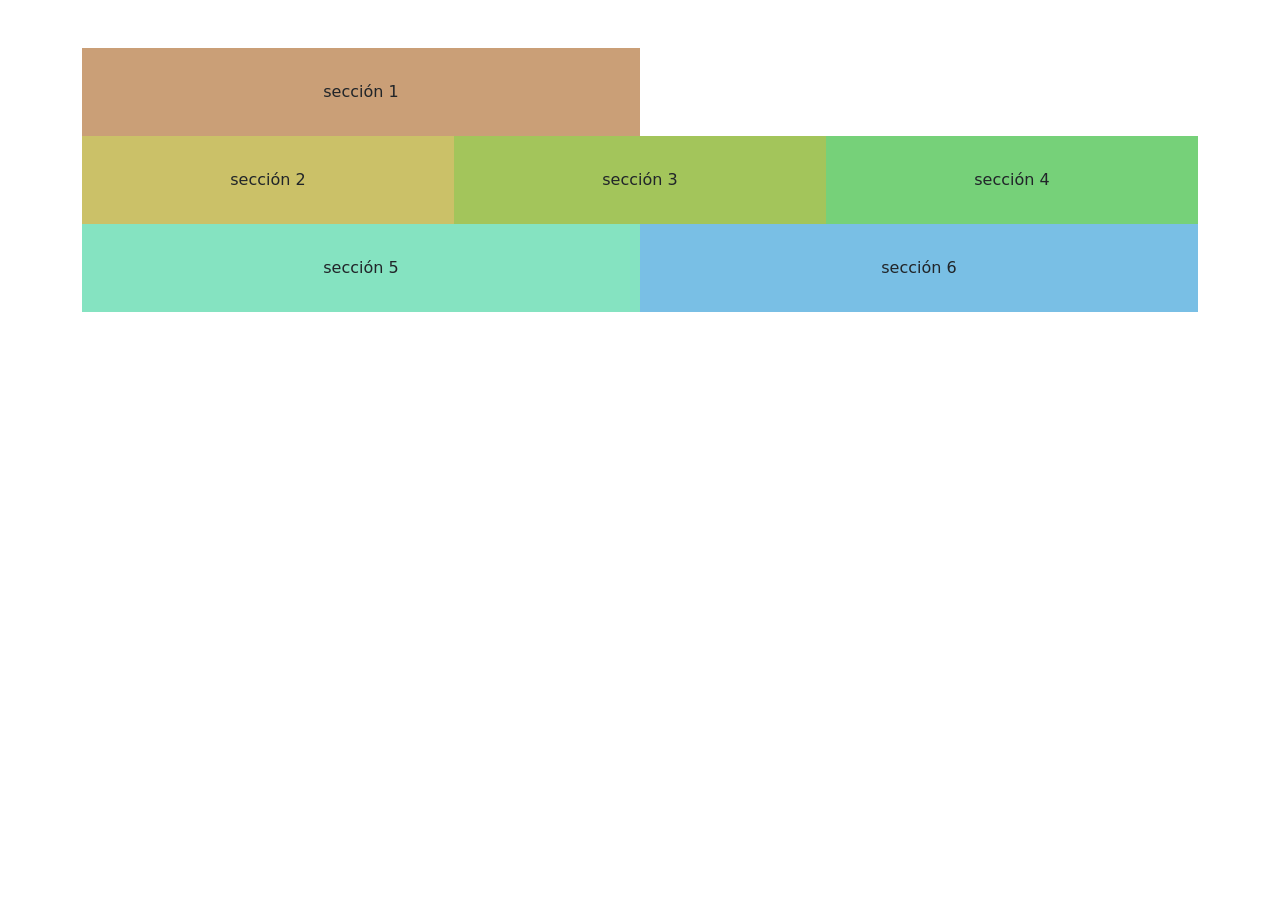
<file: tp-6/layout-2.html>
<!DOCTYPE html>
<html lang="es">
<head>
  <meta charset="UTF-8">
  <meta name="viewport" content="width=device-width, initial-scale=1.0">
  <title>Layout 2</title>
  <link href="https://cdn.jsdelivr.net/npm/bootstrap@5.3.3/dist/css/bootstrap.min.css" rel="stylesheet">
  <style>
    .content { padding: 2em 0.5em; text-align: center; }
    .s1 { background-color: #ca9f77; width: 50% ;}
    .s2 { background-color: #cbc168; }
    .s3 { background-color: #a3c55b; }
    .s4 { background-color: #76d179; }
    .s5 { background-color: #85e3c1; }
    .s6 { background-color: #79bfe5; }

    @media (max-width: 200px) {
        .s1{
            width: 100%;
        }
    }
  </style>
</head>
<body class="container py-5">


  <div class="d-block d-md-none">
    <div class="content s1">sección 1</div>
    <div class="content s2">sección 2</div>
    <div class="content s3">sección 3</div>
    <div class="content s4">sección 4</div>
    <div class="row g-0">
      <div class="col-6">
        <div class="content s5">sección 5</div>
      </div>
      <div class="col-6">
        <div class="content s6">sección 6</div>
      </div>
    </div>
  </div>

  <div class="d-none d-md-block">
    <div class="row g-0">
      <div class="col-12">
        <div class="content s1">sección 1</div>
      </div>
    </div>
    <div class="row g-0">
      <div class="col-md-4">
        <div class="content s2">sección 2</div>
      </div>
      <div class="col-md-4">
        <div class="content s3">sección 3</div>
      </div>
      <div class="col-md-4">
        <div class="content s4">sección 4</div>
      </div>
    </div>
    <div class="row g-0">
      <div class="col-md-6">
        <div class="content s5">sección 5</div>
      </div>
      <div class="col-md-6">
        <div class="content s6">sección 6</div>
      </div>
    </div>
  </div>

</body>
</html>
</file>
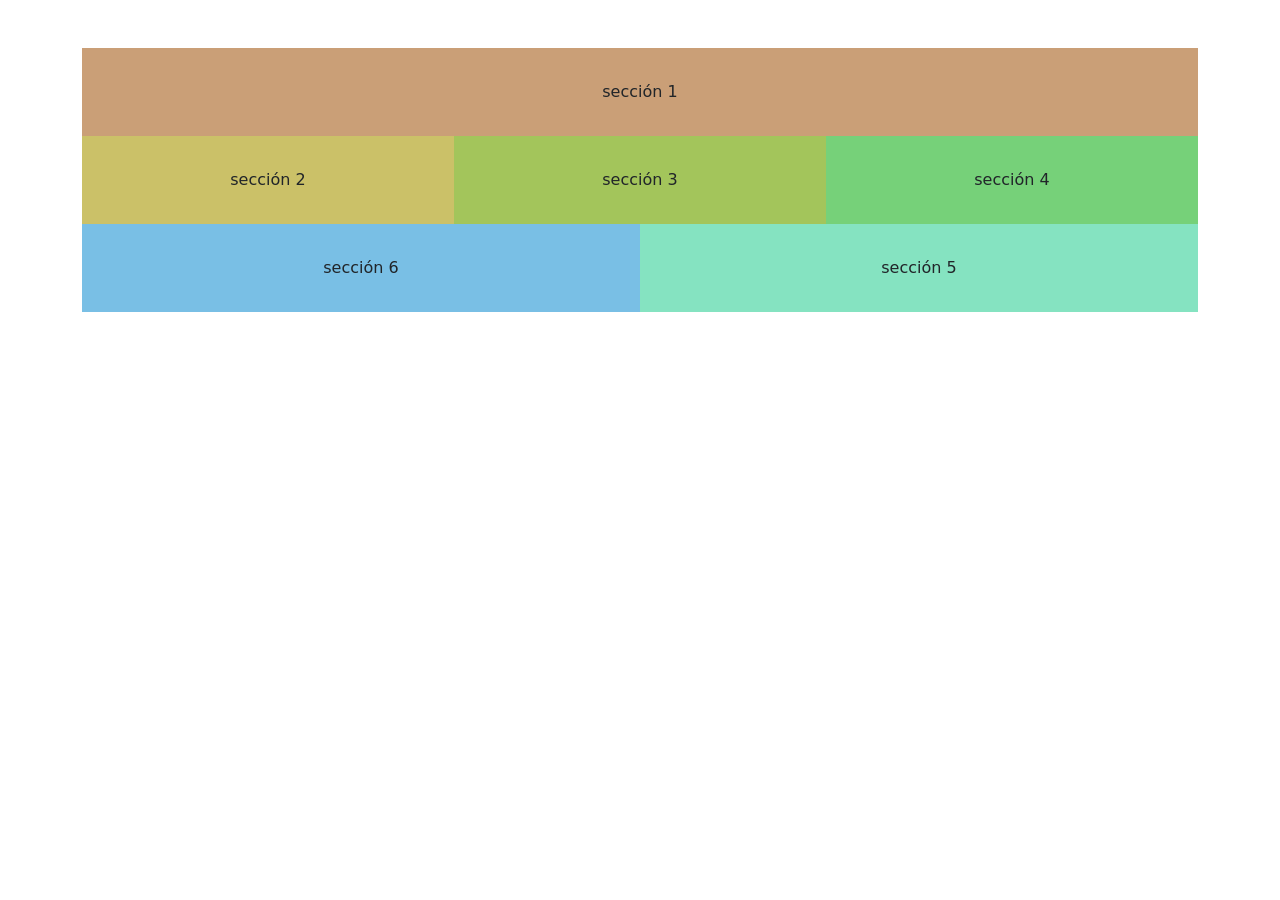
<file: tp-6/layout-3.html>
<!DOCTYPE html>
<html lang="es">
<head>
  <meta charset="UTF-8">
  <meta name="viewport" content="width=device-width, initial-scale=1.0">
  <title>Layout 3</title>
  <link href="https://cdn.jsdelivr.net/npm/bootstrap@5.3.3/dist/css/bootstrap.min.css" rel="stylesheet">
  <style>
    .content { padding: 2em 0.5em; text-align: center; }
    .s1 { background-color: #ca9f77; }
    .s2 { background-color: #cbc168; }
    .s3 { background-color: #a3c55b; }
    .s4 { background-color: #76d179; }
    .s5 { background-color: #85e3c1; }
    .s6 { background-color: #79bfe5; }
  </style>
</head>
<body class="container py-5">

  <div class="d-block d-sm-none">
    <div class="content s1">sección 1</div>
    <div class="content s4">sección 4</div>
    <div class="content s3">sección 3</div>
    <div class="content s2">sección 2</div>
    <div class="content s6">sección 6</div>
    <div class="content s5">sección 5</div>
  </div>

  <div class="d-none d-sm-block d-lg-none">
    <div class="row g-0">
      <div class="col-12">
        <div class="content s1">sección 1</div>
      </div>
    </div>
    <div class="row g-0">
      <div class="col-4"><div class="content s4">sección 4</div></div>
      <div class="col-4"><div class="content s3">sección 3</div></div>
      <div class="col-4"><div class="content s2">sección 2</div></div>
    </div>
    <div class="row g-0">
      <div class="col-6"><div class="content s5">sección 5</div></div>
      <div class="col-6"><div class="content s6">sección 6</div></div>
    </div>
  </div>

  <div class="d-none d-lg-block">
    <div class="row g-0">
      <div class="col-12"><div class="content s1">sección 1</div></div>
    </div>
    <div class="row g-0">
      <div class="col-4"><div class="content s2">sección 2</div></div>
      <div class="col-4"><div class="content s3">sección 3</div></div>
      <div class="col-4"><div class="content s4">sección 4</div></div>
    </div>
    <div class="row g-0">
      <div class="col-6"><div class="content s6">sección 6</div></div>
      <div class="col-6"><div class="content s5">sección 5</div></div>
    </div>
  </div>

</body>
</html>
</file>
<file: tp-2/style.css>
body {
    background-color: #222;
    color: #ee6;
}

h1 {
    text-align: center;
    color: #eee;
    text-transform: uppercase;
}

p {
    font-family: sans-serif;
}

h1, h2, h3 {
    color: #eee;
    text-transform: uppercase;
}

strong {
    border-bottom: 1px solid white;
}

.the-force {
    background-color: #444;
    font-weight: bold;
}

.light-side {
    color: #66f;
}

.dark-side {
    color: #f33;
}

#og-trilogy {
    list-style-type: circle;
}

.movies-list:nth-of-type(2) {
    padding-left: 20px;
}

.movies-list:nth-of-type(3) li:last-child {
    margin-top: 10px;
}

p:first-of-type::first-line {
    color: #efe;
}

h1:hover {
    color: #ff6;
}

a:visited {
    color: gray;
}

a:not([href]) {
    font-style: italic;
}

.movies-list li:nth-child(odd) {
    background-color: #111;
}

.movies-list li:nth-child(even) {
    background-color: #333;
}
</file>
<file: tp-3/style.css>
h1 {
    text-align: center;
}

p {
    font-family: serif;
}

#primer-parrafo {
    background-color: #CEE;
}

#primer-parrafo em {
    color: #933;
}

a {
    outline: 1px solid #333;
}

p.fuente {
    opacity: 100%;
}

p:not([id]) {
    text-shadow: none;
}

p.fuente {
    color: #000;
}

.complicado {
    font-weight: bold;
    color: #C62;
}
</file>
